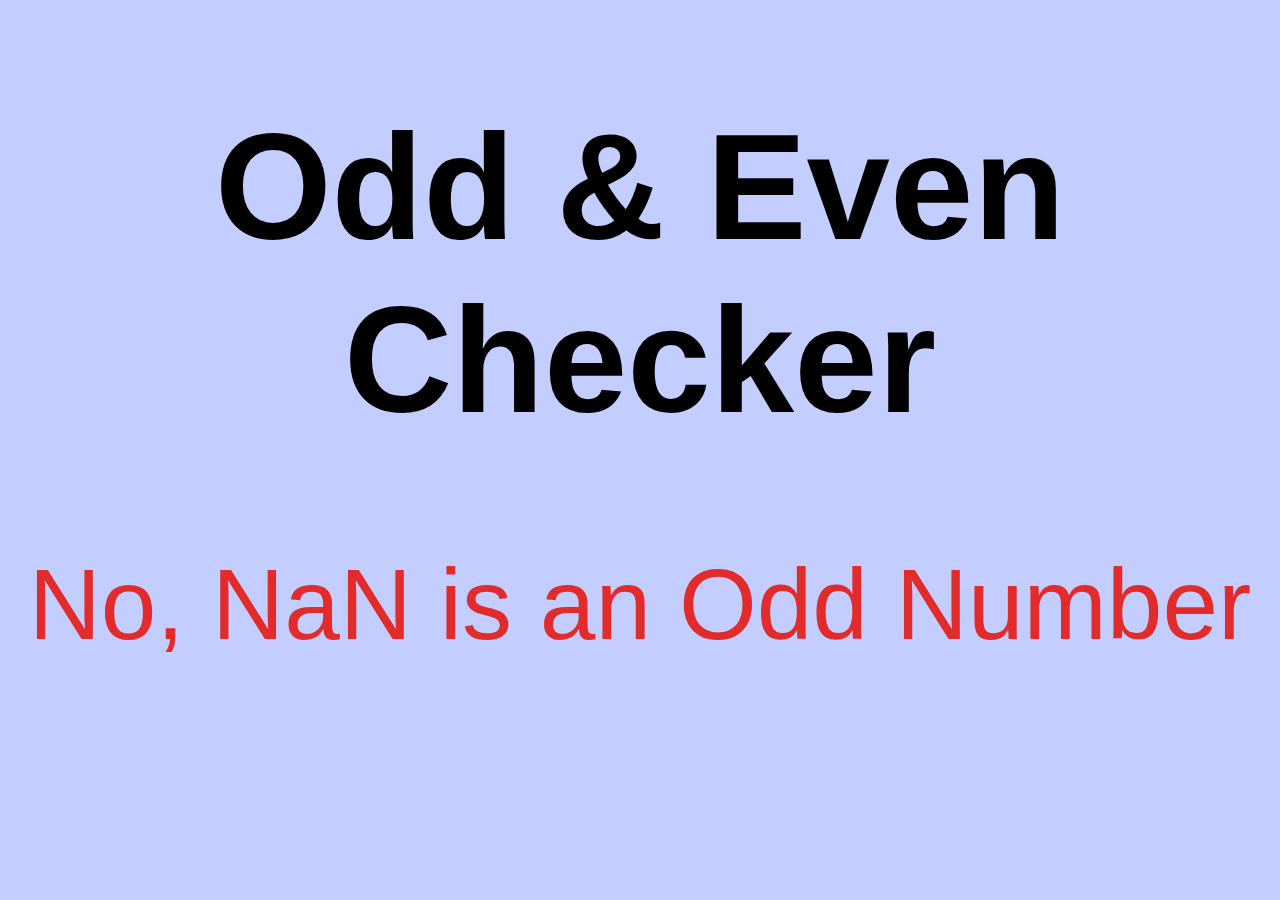
<file: Odd & Even Checker/index.html>
<!DOCTYPE html>
<html lang="en">
<head>
    <meta charset="UTF-8">
    <meta name="viewport" content="width=device-width, initial-scale=1.0">
    <title>Odd & Even Checker</title>
<style>
    *{
            background-color: rgb(196, 205, 255);
            font-size: 100px;
            text-align: center;
            font-family: Impact, Haettenschweiler, 'Arial Narrow Bold', sans-serif;
        }
        h1{
            font-size: 150px;
        }
        .js{

            color: rgb(226, 43, 43);
        }
</style>
</head>
<body>
    <h1>Odd & Even Checker</h1>
    <div class="js">

        <script src="java.js"></script>
    </div>
</body>
</html>
</file>
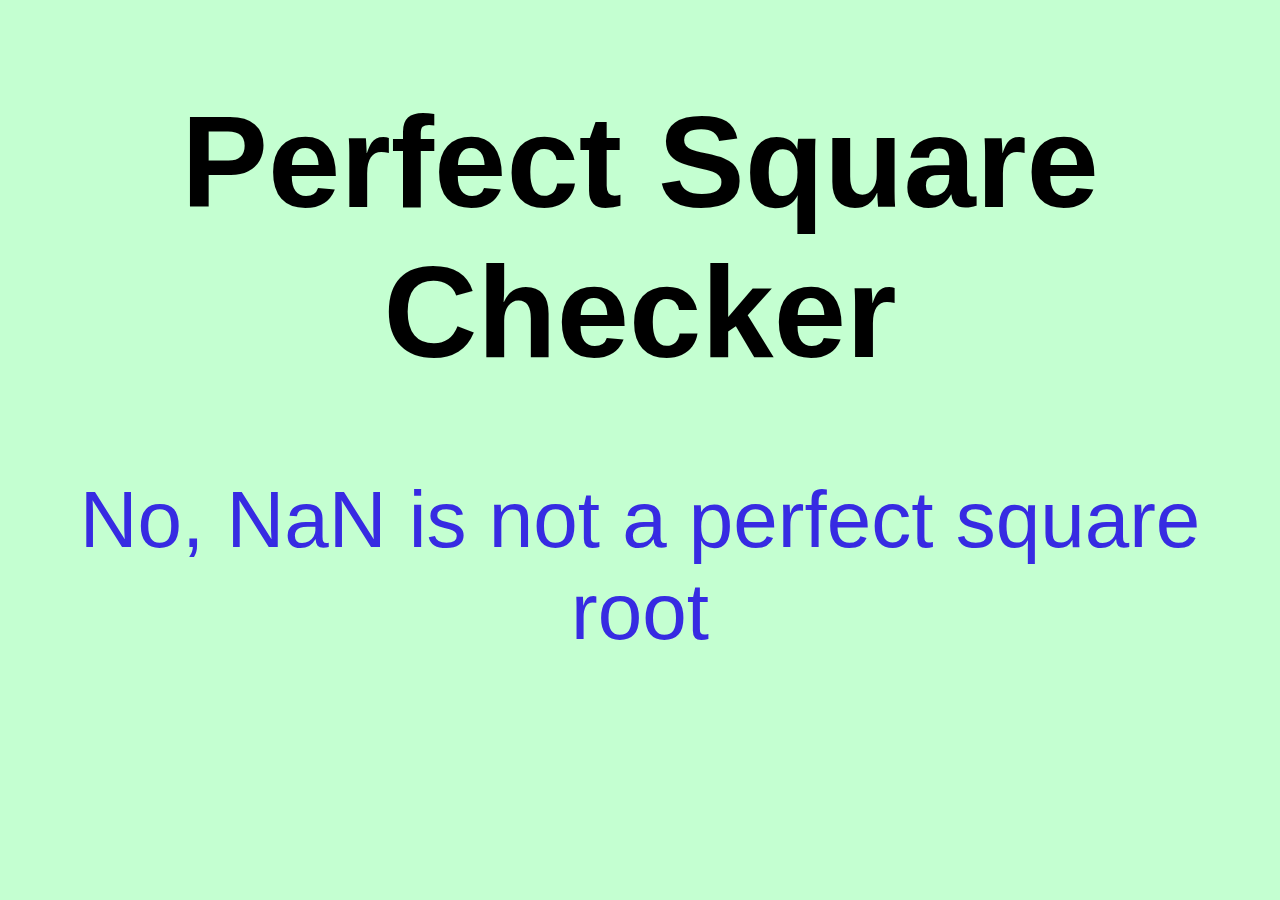
<file: perfect square checker/index.html>
<!DOCTYPE html>
<html lang="en">
<head>
    <meta charset="UTF-8">
    <meta name="viewport" content="width=device-width, initial-scale=1.0">
    <title>Document</title>
    <style>
        *{
            background-color: rgb(196, 255, 209);
            font-size: 80px;
            text-align: center;
            font-family: Impact, Haettenschweiler, 'Arial Narrow Bold', sans-serif;
        }
        h1{
            font-size: 130px;
        }
        .js{

            color: rgb(55, 43, 226);
        }
    </style>
</head>
<body>
    <h1>Perfect Square Checker</h1>
    <div class="js">
        <script src="java.js"></script>
    </div>
</body>
</html>
</file>
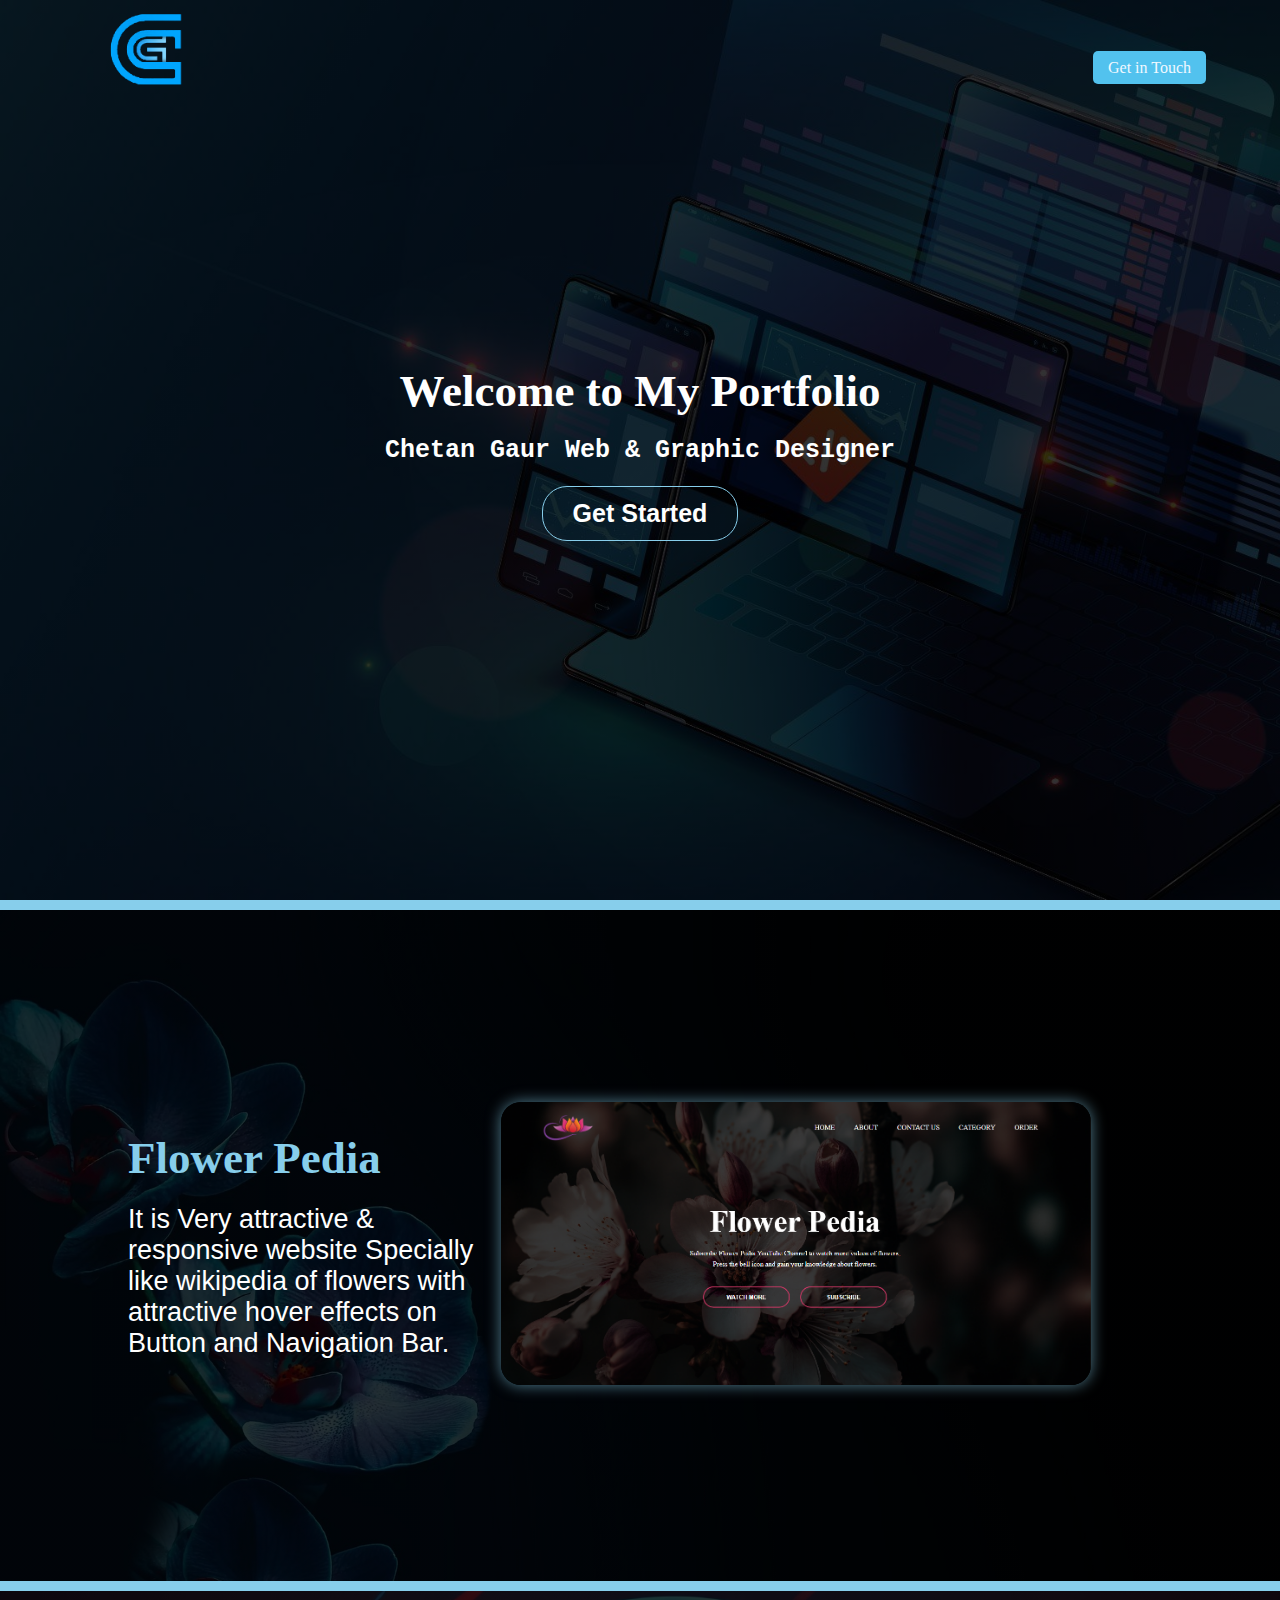
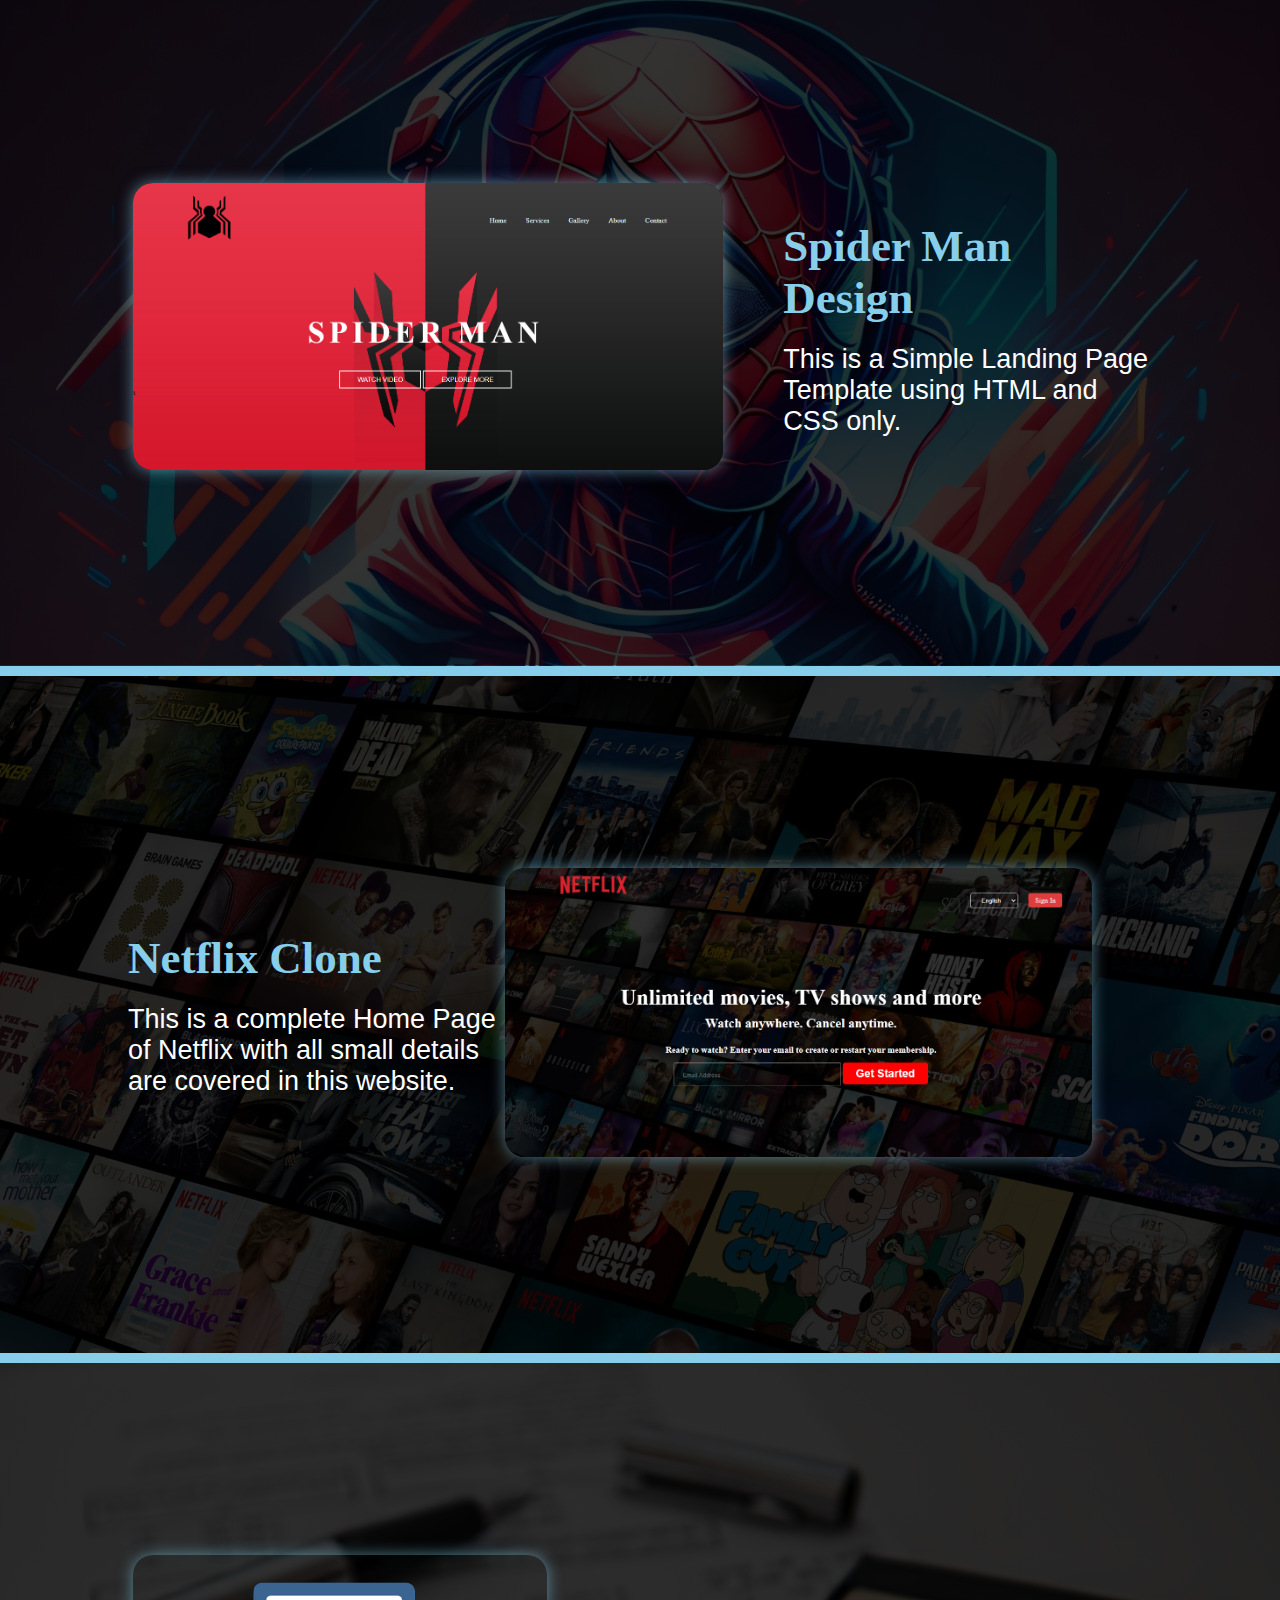
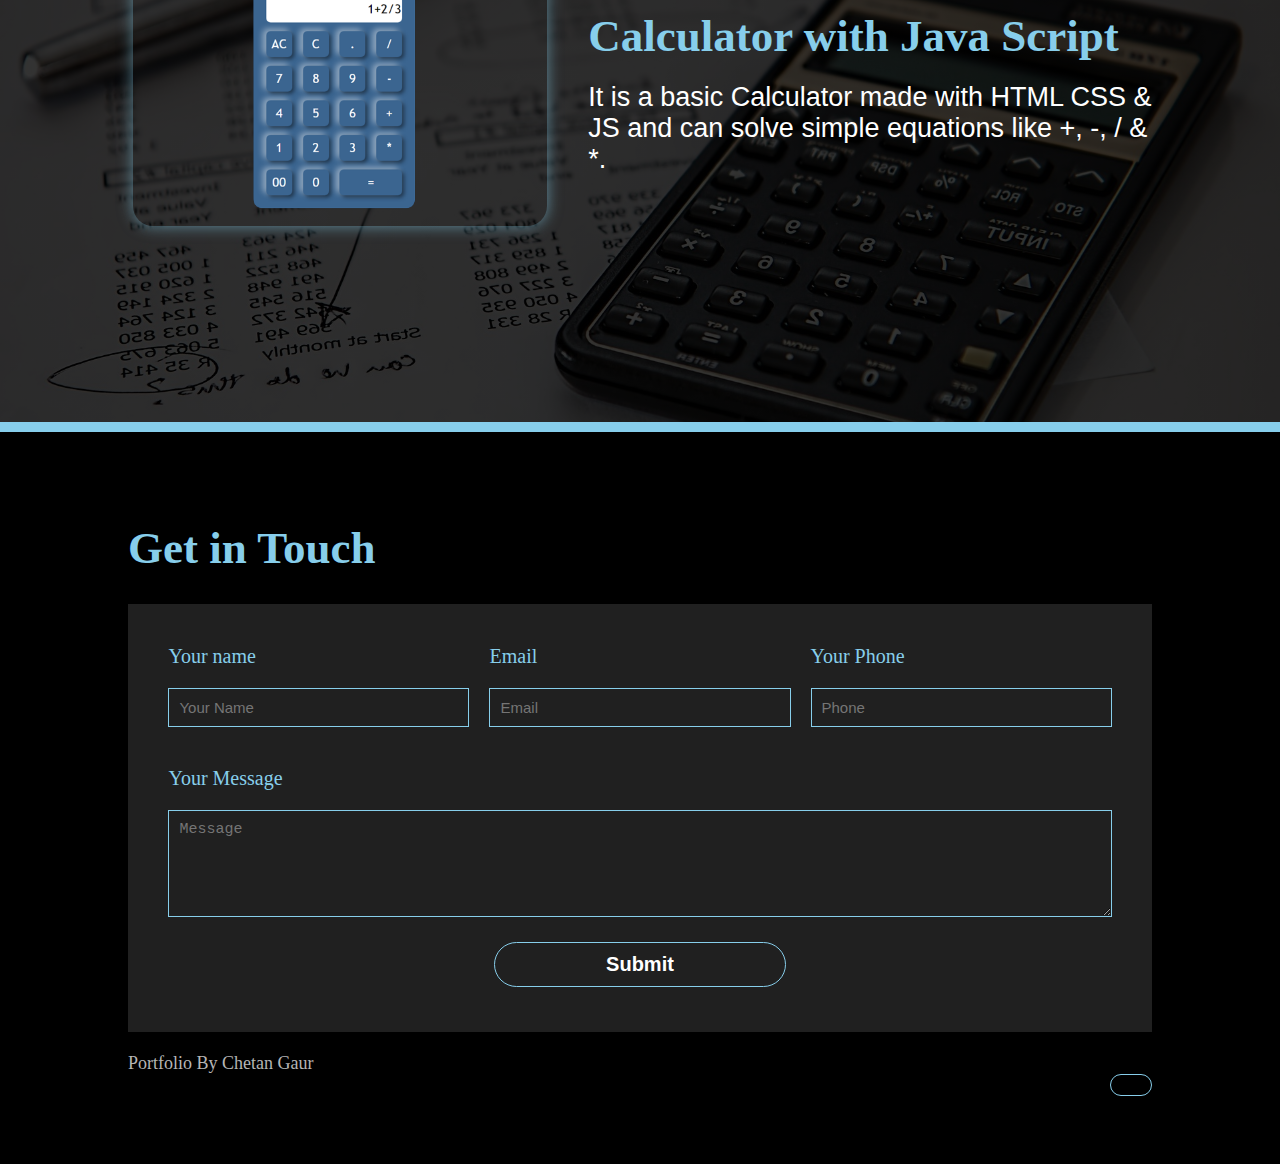
<file: PortF/index.html>
<!DOCTYPE html>
<html lang="en">

<head>
    <meta charset="UTF-8">
    <meta name="viewport" content="width=device-width, initial-scale=1.0">

    <link rel="icon" type="image/x-icon" href="images/favicon.png">
    <link rel="preconnect" href="https://fonts.googleapis.com">
    <link rel="preconnect" href="https://fonts.gstatic.com" crossorigin>
    <link href="https://fonts.googleapis.com/css2?family=Aclonica&display=swap" rel="stylesheet">
    <link rel="stylesheet" href="https://cdnjs.cloudflare.com/ajax/libs/font-awesome/6.4.0/css/all.min.css"
        integrity="sha512-iecdLmaskl7CVkqkXNQ/ZH/XLlvWZOJyj7Yy7tcenmpD1ypASozpmT/E0iPtmFIB46ZmdtAc9eNBvH0H/ZpiBw=="
        crossorigin="anonymous" referrerpolicy="no-referrer" />
    <link rel="stylesheet" href="style.css">
    <title>Chetan Gaur</title>
</head>

<body>
    <div class="pg1" id="pg1">

        <nav>
            <div class="navbar">
                <div class="logo animate left">
                    
                    <img id="logo1" src="images/logo2.png" alt="Chetan Gaur" height="150px">
                    <!-- <img id="logo2" src="images/logo.png" alt="Chetan Gaur" height="50px"> -->
                    <!-- <h1 id="logo">Chetan Gaur</h1> -->
                </div>
                <ul class="animate right">

                    <li><a onclick="document.getElementById('frm').scrollIntoView()">Get in Touch</a></li>
                </ul>
            </div>
        </nav>
        <div class="h1 animate top">
            <h1>Welcome to My Portfolio</h1>
            <h2>Chetan Gaur Web & Graphic Designer</h2>

        </div>
        <div class="searchgrp animate top">


            <input type="button" value="Get Started" class="button"
                onclick="document.getElementById('pg2').scrollIntoView()">
        </div>
    </div>



    <div class="pg2" id="pg2">
        <div class="contant animate left">
            <h1>Flower Pedia</h1>
            <p>It is Very attractive & responsive website Specially like wikipedia of flowers with attractive hover
                effects on Button and Navigation Bar.</p>
        </div>

        <a class="animate right" target="_blank" href="flowerpedia/home.html" id="flowerpedia">
            <img src="images/flowerpedia.png" alt="FLOWER PEDIA">
        </a>

    </div>
    </div>


    <div class="pg3">



        <a target="_blank" href="spiderman/Home.html" id="spiderman"> <img src="images/spiderman.png"
                alt="SPIDER MAN">
        </a>

        <div class="contant">
            <h1>Spider Man Design</h1>
            <p>This is a Simple Landing Page Template using HTML and CSS only.</p>
        </div>


    </div>


    <div class="pg4">
        <div class="contant">
            <h1>Netflix Clone</h1>
            <p>This is a complete Home Page of Netflix with all small details are covered in this website.</p>
        </div>

        <a target="_blank" href="netflix/home.html" id="netflix"><img src="images/netflix.png" alt="NETFLIX"></a>

    </div>



    <div class="pg5">

        <a target="_blank" href="Calculator with JS/Calculator.html" id="calculator"><img src="images/calculator.png"
                alt="calculator"></a>
        <div class="contant">
            <h1>Calculator with Java Script</h1>
            <p>It is a basic Calculator made with HTML CSS & JS and can solve simple equations like +, -, / & *.</p>
        </div>
    </div>









    <div class="pg7" id="pg7">


        <footer>
            <div class="uprfooter">

                <h1>Get in Touch</h1>
                <ul>
                    <li><a href="https://www.instagram.com/thechetangaur/?hl=en"><i
                                class="fa-brands fa-instagram fa-lg"></i></a></li>
                    <li><a href=""><i class="fa-brands fa-facebook fa-lg"></i></a></li>
                    <li><a href="#"><i class="fa-brands fa-pinterest fa-lg"></i></a></li>
                    <li><a href="#"><i class="fa-brands fa-whatsapp fa-lg"></i></a></li>
                    <li><a href=""><i class="fa-brands fa-linkedin fa-lg"></i></a></li>
                </ul>
            </div>
            <div class="footercontainer">
                <form id="frm" name="myForm" onsubmit="return validateForm()">
                    <label for="name">Your name</label>
                    <label for="email">Email</label>
                    <label for="number">Your Phone </label>
                    <input type="text" name="name" id="name" placeholder="Your Name" required>
                    <input type="email" name="email" id="email" placeholder="Email" required>
                    <input type="number" name="number" id="number" placeholder="Phone" required>
                    <p id="nameerror" class="error"></p>
                    <p id="nameerror" class="error"></p>
                    <p id="nameerror" class="error"></p>
                    <label for="textarea" class="message">Your Message</label>
                    <textarea type="textarea" rows="5" name="Message" class="textarea" id="textarea"
                        placeholder="Message" required></textarea>
                    <input type="submit" onclick="validateForm()" value="Submit" class="button" id="button">
                </form>
            </div>
            <p> Portfolio By Chetan Gaur</p>

            <button class="btn" onclick="document.getElementById('pg1').scrollIntoView()"><i class="fa fa-arrow-up"
                    aria-hidden="true"></i></button>
        </footer>
    </div>



    <script src="script.js"></script>
</body>

</html>
</file>
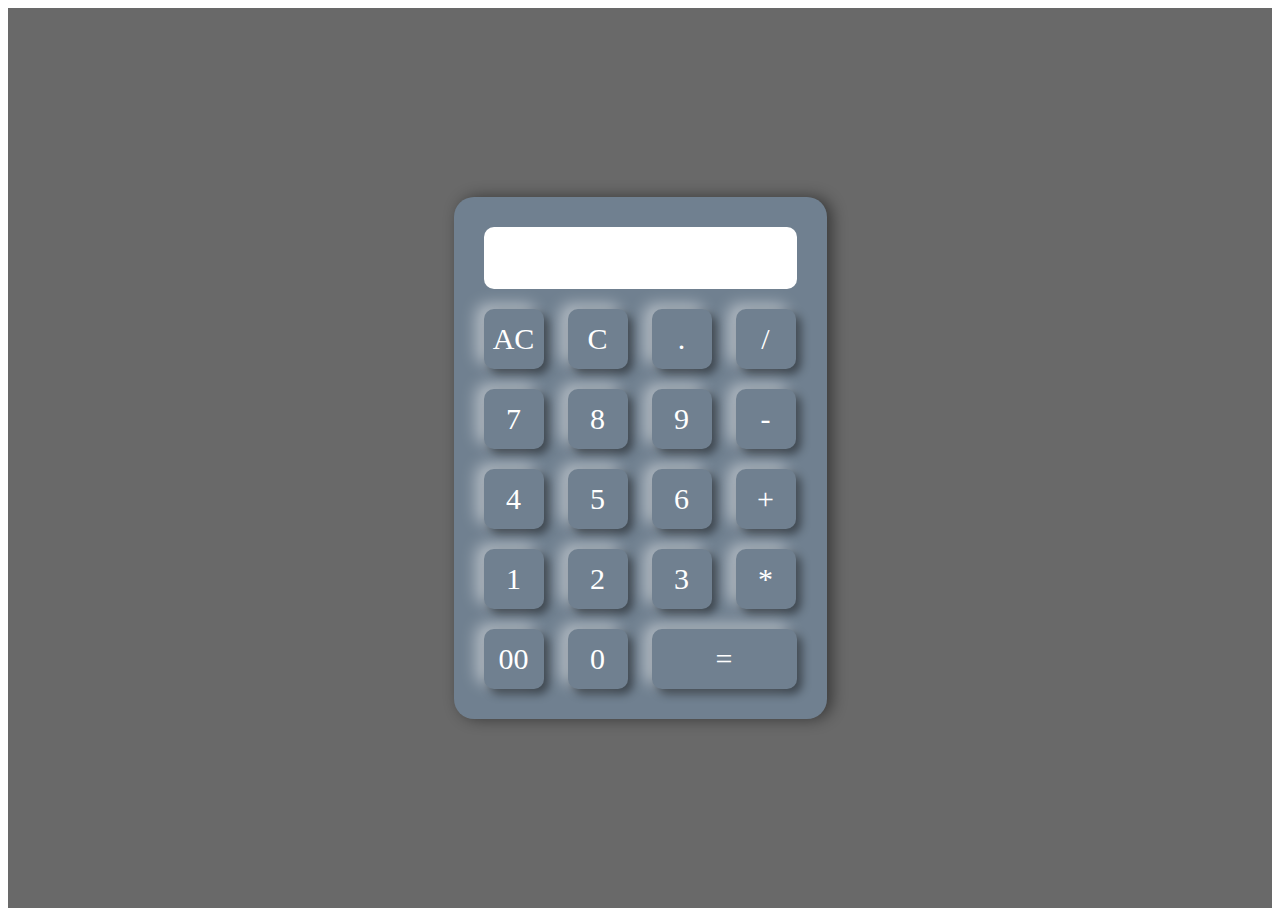
<file: Calculator with JS/Calculator.html>
<!DOCTYPE html>
<html lang="en">

<head>
    <meta charset="UTF-8">
    <meta name="viewport" content="width=device-width, initial-scale=1.0">
    <link rel="stylesheet" href="style.css">
    <title>Calculator</title>
</head>

<body>
    <div class="container">
        <div class="calculator">
            <form>
                <div class="display">
                    <input type="text" name="display">
                </div>
                <div>
                    <input type="button" value="AC" onclick="display.value = '' ">
                    <input type="button" value="C" onclick="display.value = display.value.toString().slice(0,-1)">
                    <input type="button" value="." onclick="display.value += '.'">
                    <input type="button" value="/" onclick="display.value += '/'">
                </div>
                <div>
                    <input type="button" value="7" onclick="display.value += '7' ">
                    <input type="button" value="8" onclick="display.value += '8' ">
                    <input type="button" value="9" onclick="display.value += '9'">
                    <input type="button" value="-" onclick="display.value += '-'">
                </div>
                <div>
                    <input type="button" value="4" onclick="display.value += '4' ">
                    <input type="button" value="5" onclick="display.value += '5'">
                    <input type="button" value="6" onclick="display.value += '6'">
                    <input type="button" value="+" onclick="display.value += '+'">
                </div>
                <div>
                    <input type="button" value="1" onclick="display.value += '1' ">
                    <input type="button" value="2" onclick="display.value += '2'">
                    <input type="button" value="3" onclick="display.value += '3'">
                    <input type="button" value="*" onclick="display.value += '*'">
                </div>
                <div>
                    <input type="button" value="00" onclick="display.value += '00' ">
                    <input type="button" value="0" onclick="display.value += '0'">
                    <input type="button" value="=" class="equal" onclick="display.value = eval(display.value)">
                </div>
            </form>
        </div>
    </div>
</body>

</html>
</file>
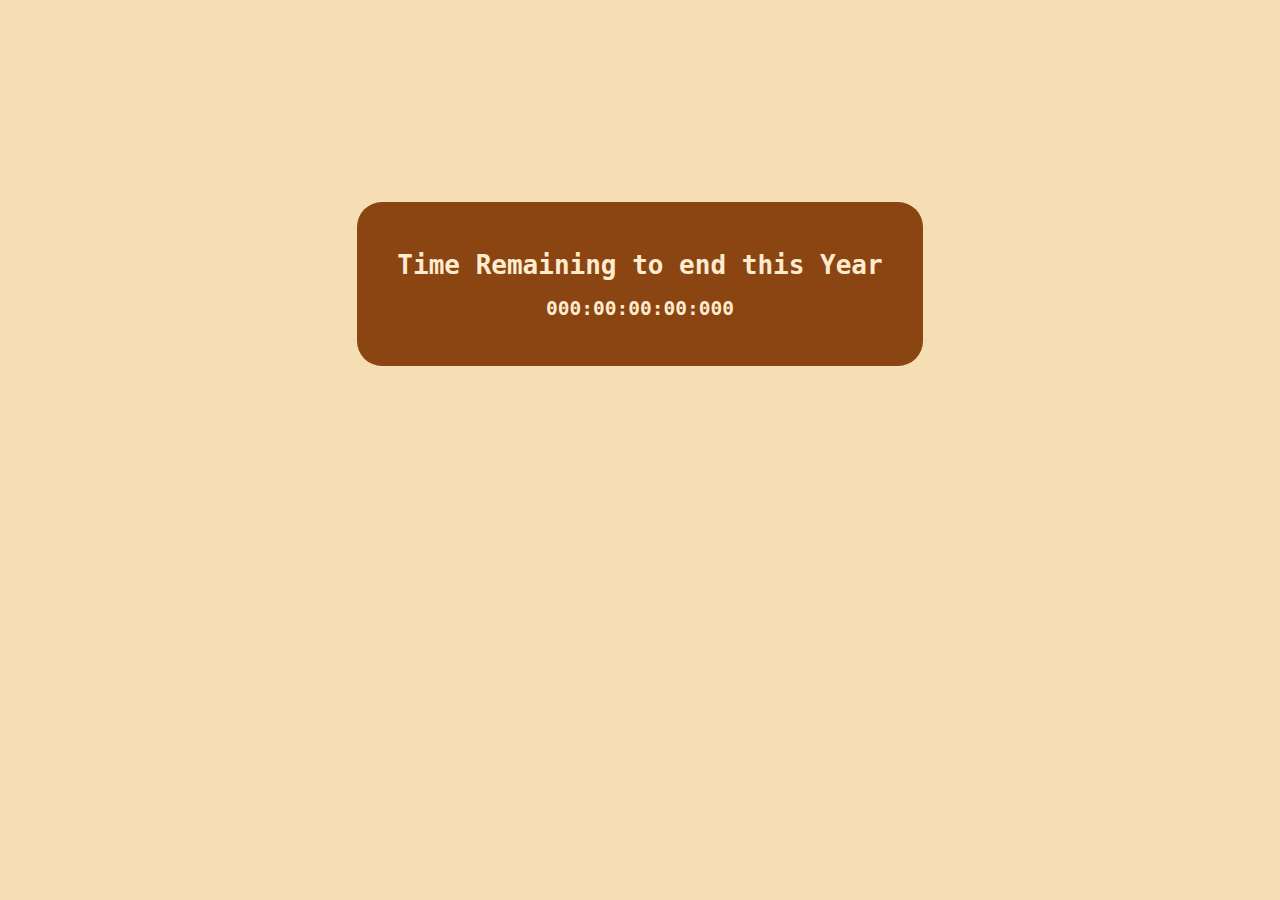
<file: reverse clock/reverse clock.html>
<!DOCTYPE html>
<html lang="en">
<head>
    <meta charset="UTF-8">
    <meta name="viewport" content="width=device-width, initial-scale=1.0">
<link rel="stylesheet" href="style.css">
    <title>Clock</title>
   
</head>
<body>
    <div class="clock">
        <h1 id="h1">Time Remaining to end this Year</h1>
        <h2 id="h2">000:00:00:00:000</h2>
    </div>

    
    <script src="script.js"></script>
</body>

</html>
</file>
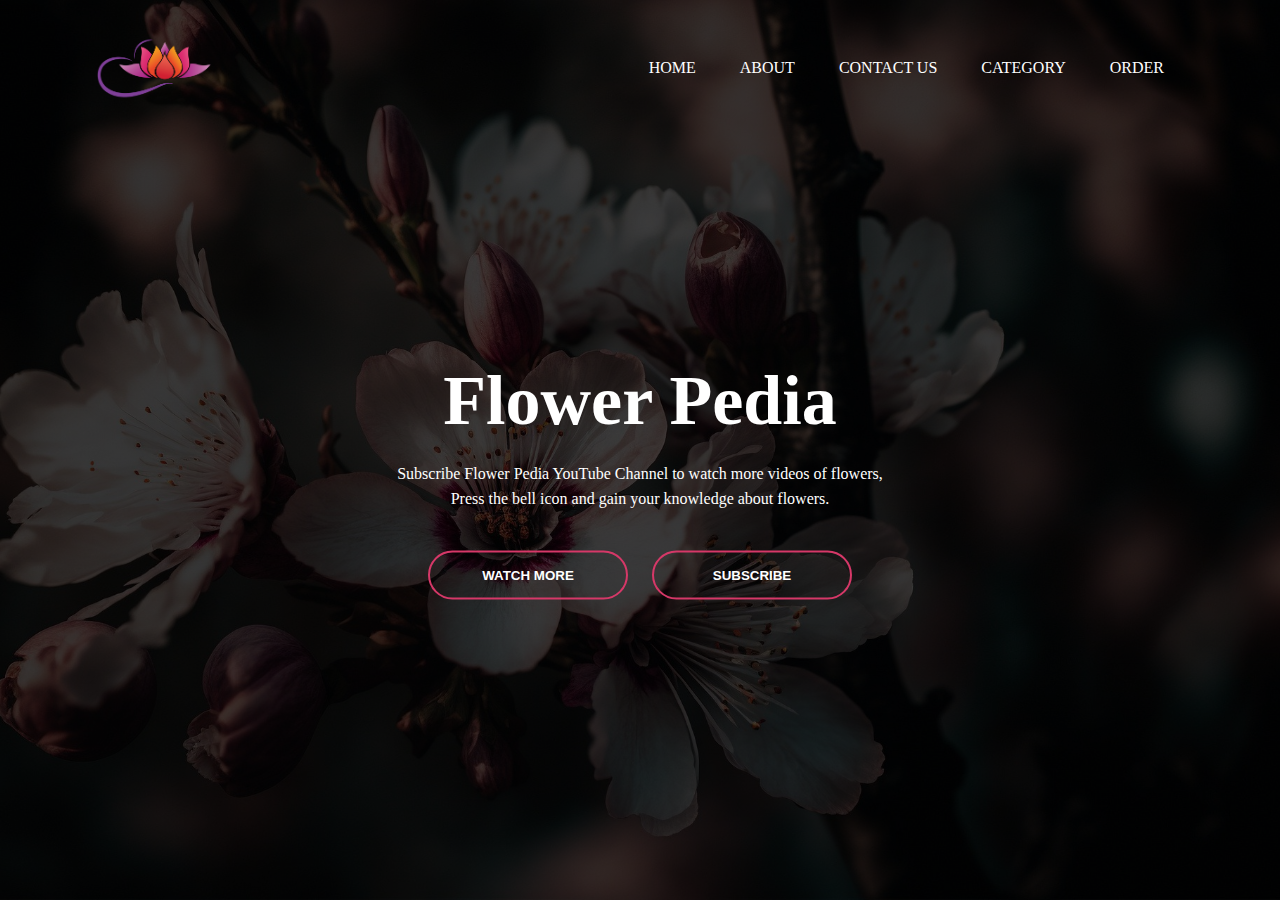
<file: PortF/flowerpedia/home.html>
<!DOCTYPE html>
<html lang="en">

<head>
    <meta charset="UTF-8">
    <meta http-equiv="X-UA-Compatible" content="IE=edge">
    <meta name="viewport" content="width=device-width, initial-scale=1.0">
    <link rel="stylesheet" href="style.css">
    
    <title>Flower Pedia</title>
    <style>
        /* * {
            margin: 0%;
            padding: 0px;
        }

        .bg {
            width: 100%;
            height: 100vh;
            background-image: linear-gradient(rgba(0, 0, 0, 0.75), rgba(0, 0, 0, 0.75)), url(flower.jpg);
            background-size: cover;
            background-position: center;
        }
        
        .logo {
            width: 300px;
            height: 150px;
            cursor: pointer;
        }
        
        .navbar {
            width: 85%;
            text-decoration: none; 
        }
        
        .ul,
        li {
            flex: auto;
            float: right;
            margin-top: -100px;
            background-color: blue;
        } */
       
    </style>
</head>

<body>
    <!-- <div class="bg">
        <div class="banner">

            <div class="navbar">
                <img class="logo" src="logo.png" alt="logo">           
                <ul>
                    <li><a href="#">Home</a></li>
                    <li><a href="#">About</a></li>
                    <li><a href="#">Contact Us</a></li>
                    <li><a href="#">Category</a></li>
                    <li><a href="#">Order</a></li>
                </ul>
            </div>
        </div>
    </div> -->
    <div class="banner">
        <div class="navbar">
            <img class="logo" src="logo.png" alt="logo">
            <ul>
                <li><a href="#">Home</a></li>
                <li><a href="#">About</a></li>
                <li><a href="#">Contact Us</a></li>
                <li><a href="#">Category</a></li>
                <li><a href="#">Order</a></li>
            </ul>
        </div>
        <div class="content">
            <h1>Flower Pedia</h1>
            <p>Subscribe Flower Pedia YouTube Channel to watch more videos of flowers,<br>Press the bell icon and gain
                your knowledge about flowers.</p>
            <div>
                <button type="button"><span></span>WATCH MORE</button>
                <button type="button"><span></span>SUBSCRIBE</button>
            </div>
        </div>
    </div>
</body>

</html>
</file>
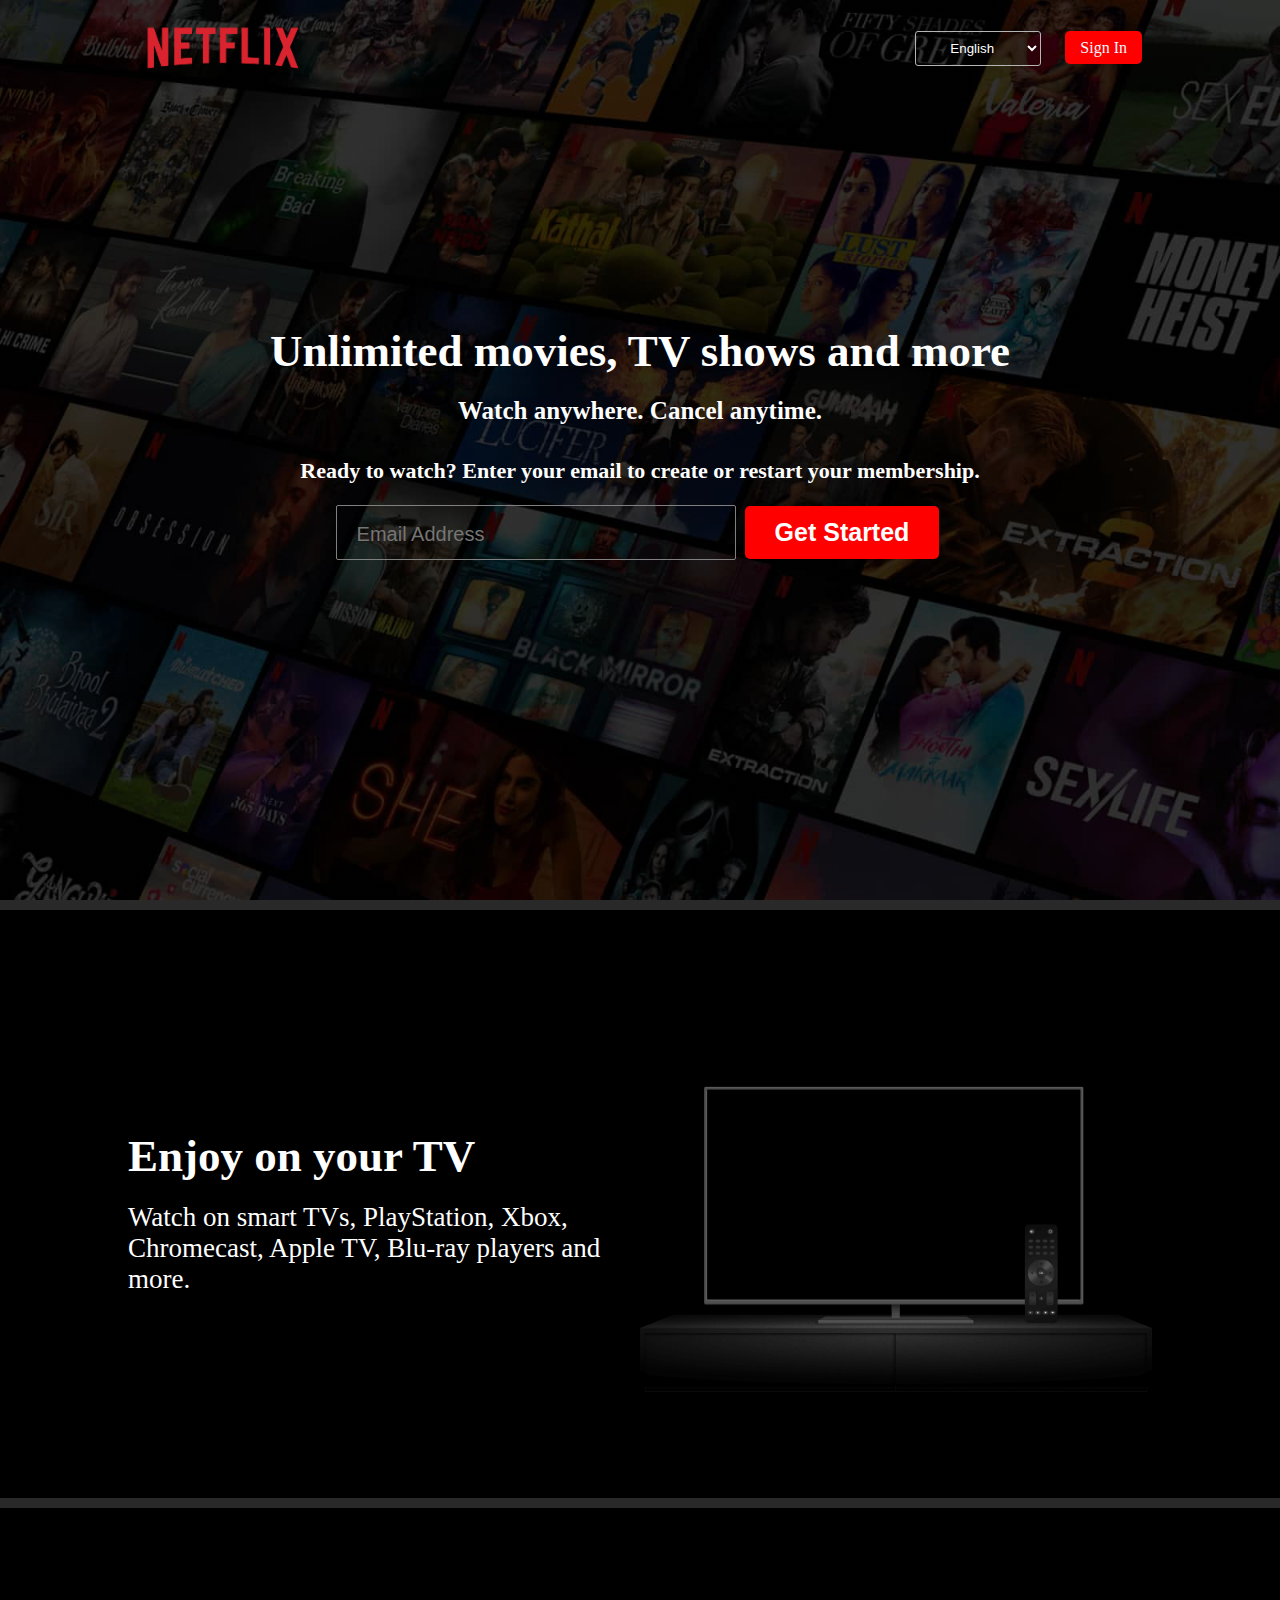
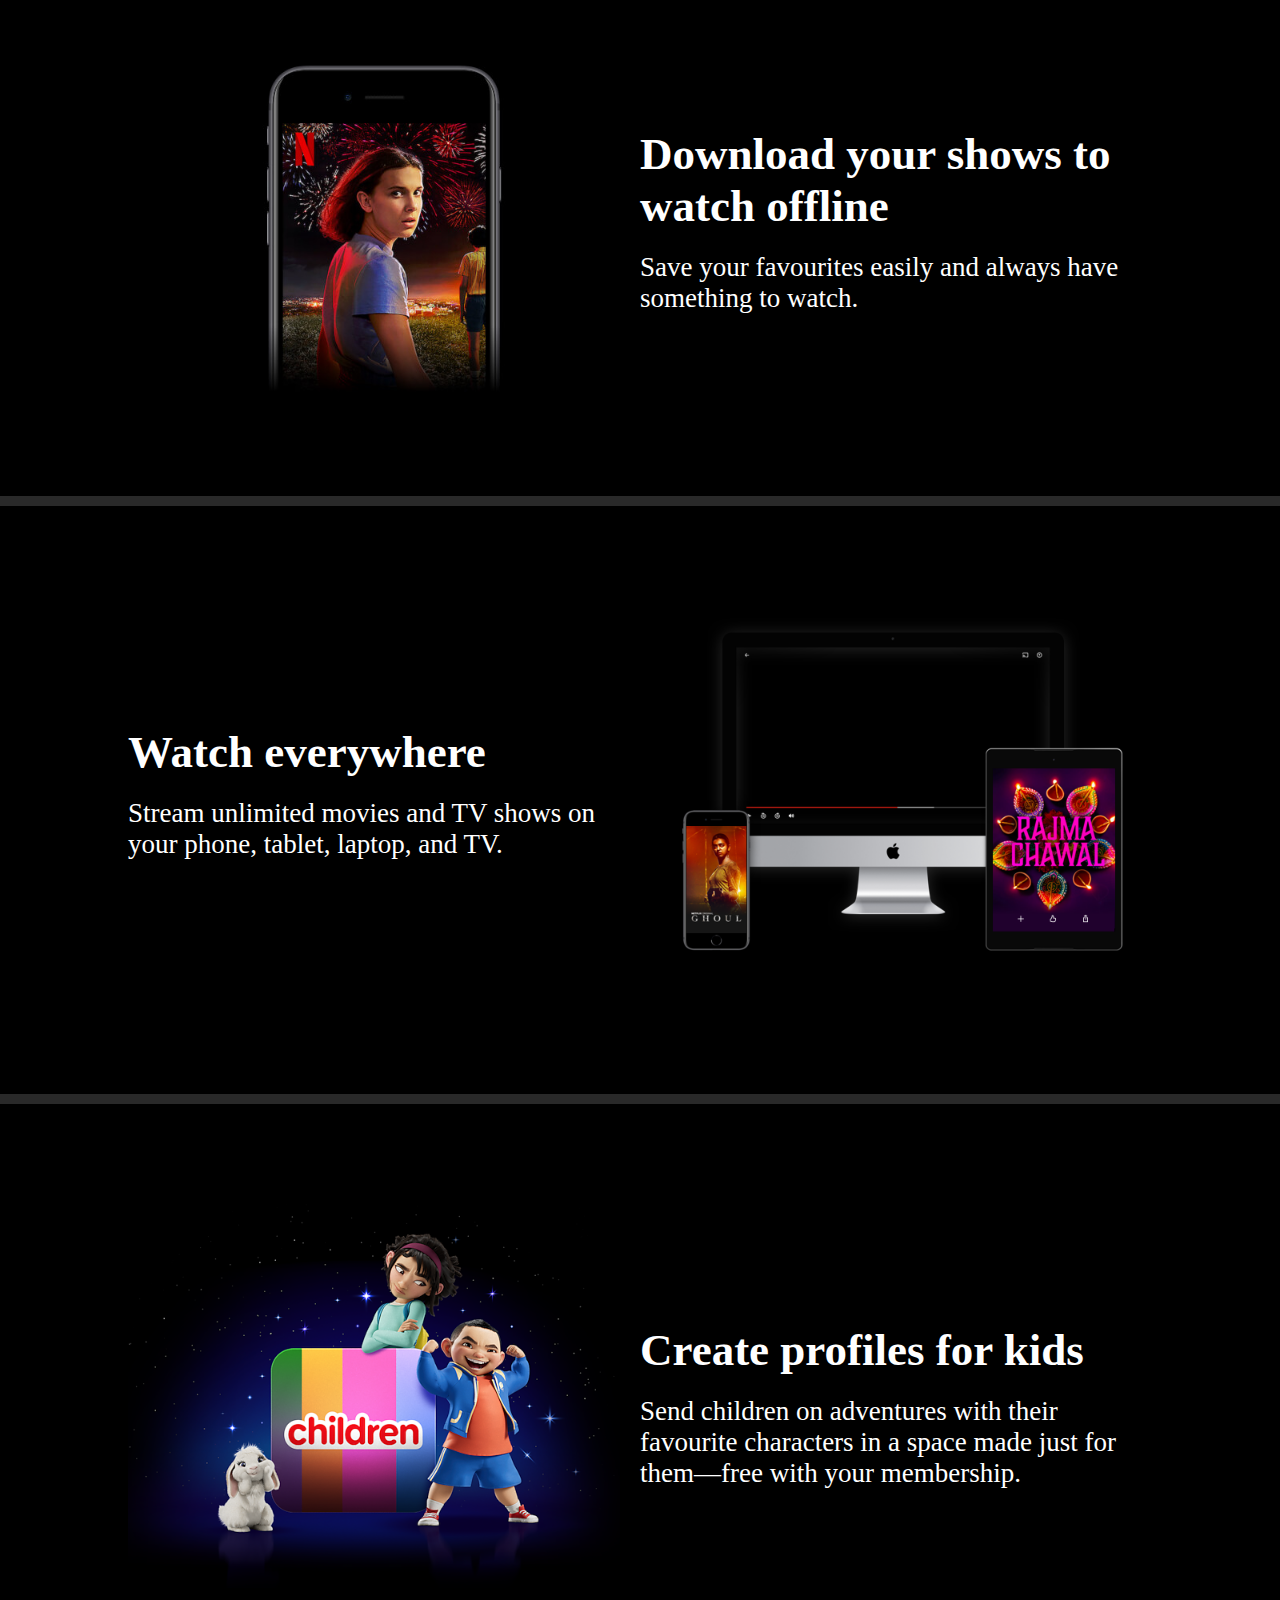
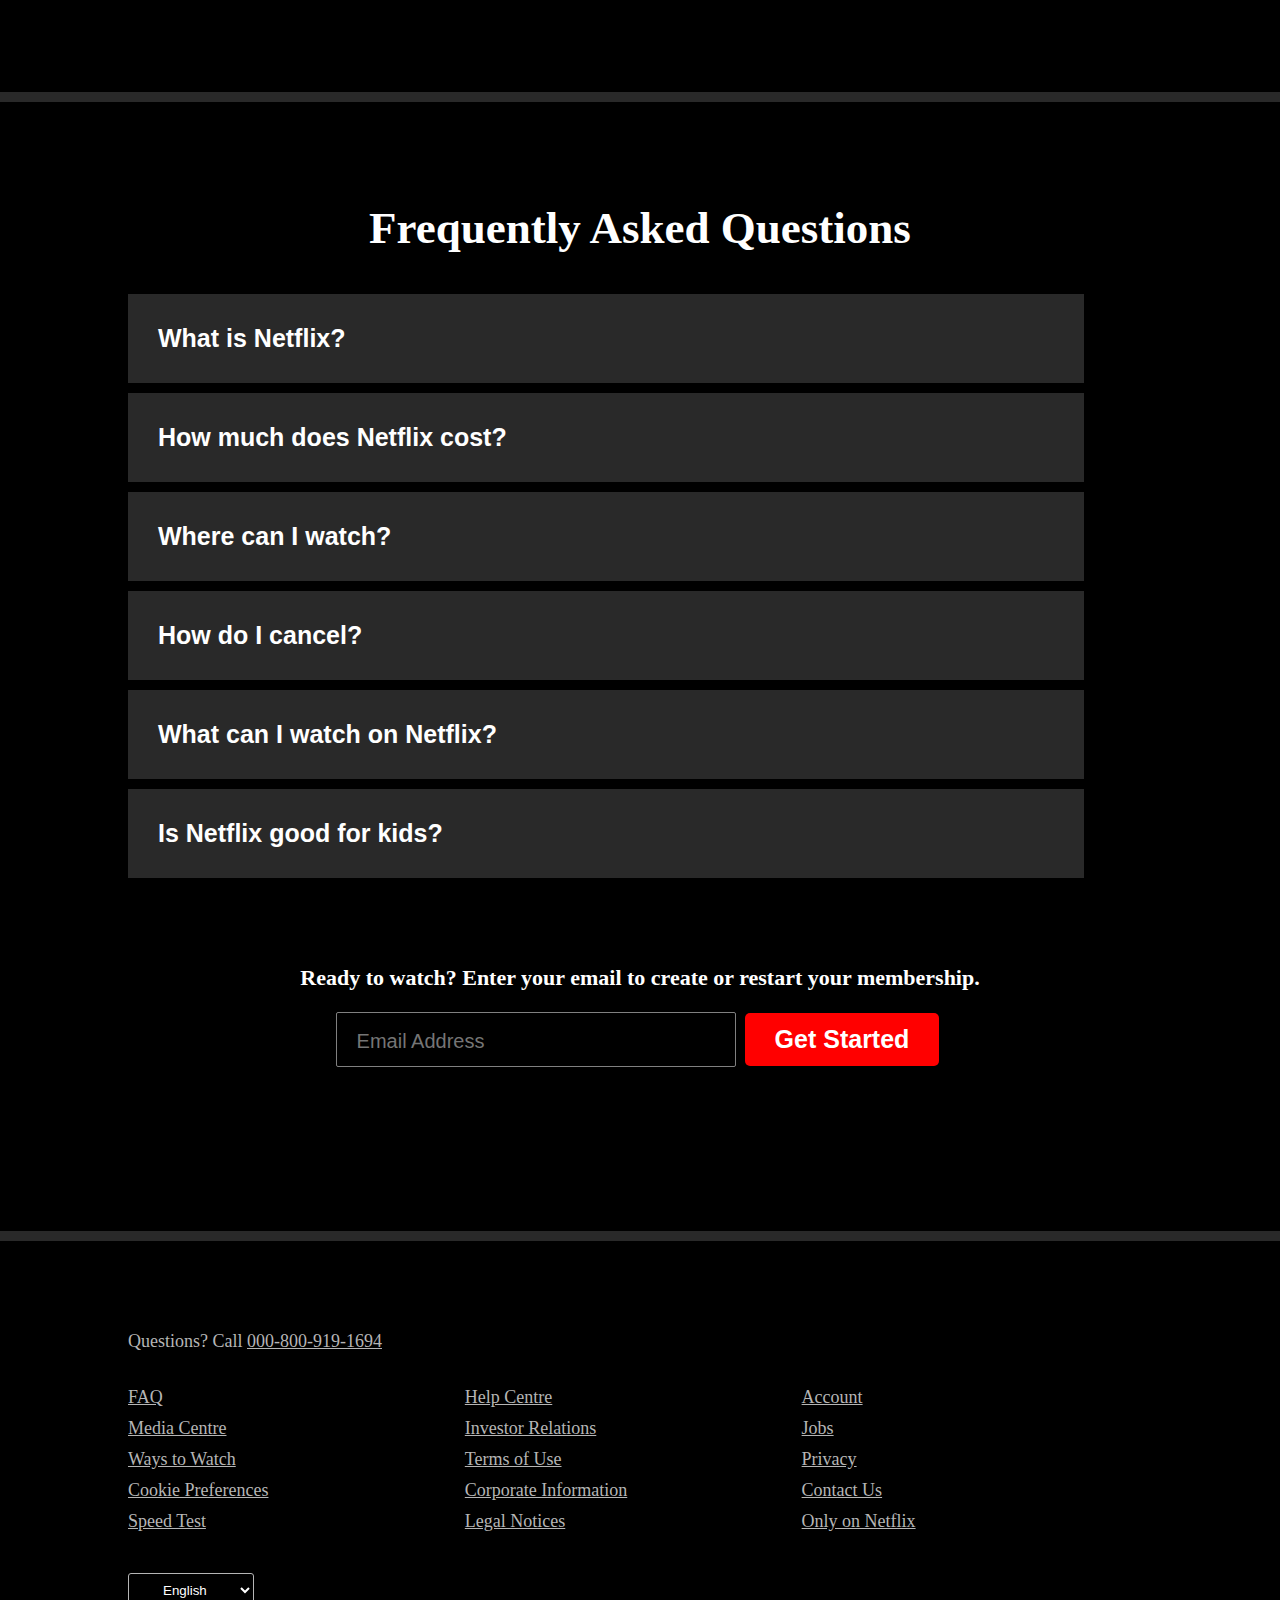
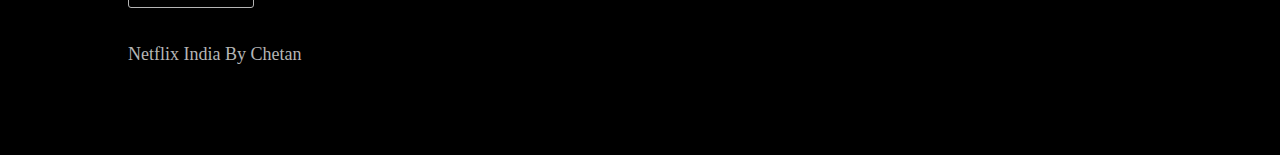
<file: PortF/netflix/home.html>
<!DOCTYPE html>
<html lang="en">

<head>
    <meta charset="UTF-8">
    <meta name="viewport" content="width=device-width, initial-scale=1.0">
    <link rel="stylesheet" href="https://cdnjs.cloudflare.com/ajax/libs/font-awesome/6.4.0/css/all.min.css"
        integrity="sha512-iecdLmaskl7CVkqkXNQ/ZH/XLlvWZOJyj7Yy7tcenmpD1ypASozpmT/E0iPtmFIB46ZmdtAc9eNBvH0H/ZpiBw=="
        crossorigin="anonymous" referrerpolicy="no-referrer" />
    <link rel="stylesheet" href="style.css">
    <title>Netflix</title>
</head>

<body>
    <div class="pg1">

        <nav>
            <div class="navbar">
                <img src="logo.png" alt="LOGO" id="logo">
                <ul>
                    <li><select name="lang" id="lang">
                            <i class='fas fa-globe-americas'></i>
                            <option value="English"><i class='fas fa-globe-americas'></i>English</option>
                            <option value="Hindi">हिंदी</option>
                        </select></li>
                    <li><a href="#">Sign In</a></li>
                </ul>
            </div>
        </nav>
        <div class="h1">
            <h1>Unlimited movies, TV shows and more</h1>
            <h2>Watch anywhere. Cancel anytime.</h2>
            <h3>Ready to watch? Enter your email to create or restart your membership.</h3>
        </div>
        <div class="searchgrp">

            <input type="search" placeholder="Email Address" class="search">
            <input type="button" value="Get Started" class="button">
        </div>
    </div>



    <div class="pg2">
        <div class="contant">
            <h1>Enjoy on your TV</h1>
            <p>Watch on smart TVs, PlayStation, Xbox, Chromecast, Apple TV, Blu-ray players and more.</p>
        </div>

        <div class="img">
            <img src="tv.png" alt="">
        </div>
    </div>


    <div class="pg3">

        <div class="img">
            <img src="pg3.jpg" alt="">
        </div>
        <div class="contant">
            <h1>Download your shows to watch offline</h1>
            <p>Save your favourites easily and always have something to watch.</p>
        </div>


    </div>


    <div class="pg4">
        <div class="contant">
            <h1>Watch everywhere</h1>
            <p>Stream unlimited movies and TV shows on your phone, tablet, laptop, and TV.</p>
        </div>

        <div class="img">
            <img src="pg4.png" alt="">
        </div>
    </div>



    <div class="pg5">

        <div class="img">
            <img src="pg5.png" alt="">
        </div>
        <div class="contant">
            <h1>Create profiles for kids</h1>
            <p>Send children on adventures with their favourite characters in a space made just for them—free with your
                membership.</p>
        </div>
    </div>



    <div class="pg6">
        <h1 style="text-align: center;">Frequently Asked Questions</h1>
        <div class="grp">
            <div class="grp1">

                <h2 id="head1" onclick="fun1()">What is Netflix?</h2>
                <p id="para1">Netflix is a streaming service that offers a wide variety of award-winning TV
                    shows, movies, anime, documentaries and more – on thousands of internet-connected devices.<br><br>

                    You can watch as much as you want, whenever you want, without a single ad – all for one low monthly
                    price. There's always something new to discover, and new TV shows and movies are added every week!
                </p>
            </div>

            <div class="grp1">

                <h2 id="head2" onclick="fun2()">How much does Netflix cost?</h2>
                <p id="para2">Watch Netflix on your smartphone, tablet, Smart TV, laptop, or streaming device,
                    all for one fixed monthly fee. Plans range from ₹ 149 to ₹ 649 a month. No extra costs, no
                    contracts.
                </p>
            </div>
            <div class="grp1">

                <h2 id="head3" onclick="fun3()">Where can I watch?</h2>
                <p id="para3">Watch anywhere, anytime. Sign in with your Netflix account to watch instantly
                    on
                    the web at netflix.com from your personal computer or on any internet-connected device that offers
                    the
                    Netflix app, including smart TVs, smartphones, tablets, streaming media players and game consoles.
                    <br><br>

                    You can also download your favourite shows with the iOS, Android, or Windows 10 app. Use downloads
                    to
                    watch while you're on the go and without an internet connection. Take Netflix with you anywhere.
                </p>
            </div>
            <div class="grp1">

                <h2 id="head4" onclick="fun4()">How do I cancel?</h2>
                <p id="para4">Netflix is flexible. There are no annoying contracts and no commitments. You can easily
                    cancel your account online in two clicks. There are no cancellation fees – start or stop your
                    account anytime.</p>
            </div>
            <div class="grp1">

                <h2 id="head5" onclick="fun5()">What can I watch on Netflix?</h2>
                <p id="para5">Netflix has an extensive library of feature films, documentaries, TV shows, anime,
                    award-winning Netflix originals, and more. Watch as much as you want, anytime you want.</p>
            </div>
            <div class="grp1">

                <h2 id="head6" onclick="fun6()">Is Netflix good for kids?</h2>
                <p id="para6">The Netflix Kids experience is included in your membership to give parents control while
                    kids enjoy family-friendly TV shows and films in their own space. <br><br>

                    Kids profiles come with PIN-protected parental controls that let you restrict the maturity rating of
                    content kids can watch and block specific titles you don’t want kids to see.</p>
            </div>

        </div>
        <div class="searchbar" style="padding: 60px;">

            <div class="h1" style="margin: 0;">
                <h3>Ready to watch? Enter your email to create or restart your membership.</h3>
            </div>
            <div class="searchgrp">

                <input type="search" placeholder="Email Address" class="search">
                <input type="button" value="Get Started" class="button">
            </div>

        </div>


    </div>





    <div class="pg7">
        <footer>
            <p>Questions? Call <a style="color: #b5b5b5;" href="#">000-800-919-1694</a></p>

            <div class="footer">
                <ul>
                    <li><a href="#">FAQ</a></li>
                    <li><a href="#">Help Centre</a></li>
                    <li><a href="#">Account</a></li>
                    <li><a href="#">Media Centre</a></li>
                    <li><a href="#">Investor Relations</a></li>
                    <li><a href="#">Jobs</a></li>
                    <li><a href="#">Ways to Watch</a></li>
                    <li><a href="#">Terms of Use</a></li>
                    <li><a href="#">Privacy</a></li>
                    <li><a href="#">Cookie Preferences</a></li>
                    <li><a href="#">Corporate Information</a></li>
                    <li><a href="#">Contact Us</a></li>
                    <li><a href="#">Speed Test</a></li>
                    <li><a href="#">Legal Notices</a></li>
                    <li><a href="#">Only on Netflix</a></li>
         
                </ul>

                <select style="margin: 4vh 0;" name="lang" id="lang">
                    <i class='fas fa-globe-americas'></i>
                    <option value="English"><i class='fas fa-globe-americas'></i>English</option>
                    <option value="Hindi">हिंदी</option>
                </select>
                <p> Netflix India By Chetan</p>
            </div>


        </footer>



    </div>



    <script>

        ch = 1
        function fun1() {
            var h = document.getElementById("head1")
            var p = document.getElementById("para1")

            if (ch == 1) {
                p.style.display = "none"
                p.style.transition = ".5s"
                ch = 2
            }
            else {
                p.style.display = "block"
                p.style.transition = ".5s"
                ch = 1
            }
        }

        function fun2() {
            var h = document.getElementById("head2")
            var p = document.getElementById("para2")

            if (ch == 1) {
                p.style.display = "none"
                p.style.transition = ".5s"
                ch = 2
            }
            else {
                p.style.display = "block"
                p.style.transition = ".5s"
                ch = 1
            }
        }
        function fun3() {
            var h = document.getElementById("head3")
            var p = document.getElementById("para3")

            if (ch == 1) {
                p.style.display = "none"
                p.style.transition = ".5s"
                ch = 2
            }
            else {
                p.style.display = "block"
                p.style.transition = ".5s"
                ch = 1
            }
        }
        function fun4() {
            var h = document.getElementById("head4")
            var p = document.getElementById("para4")

            if (ch == 1) {
                p.style.display = "none"
                p.style.transition = ".5s"
                ch = 2
            }
            else {
                p.style.display = "block"
                p.style.transition = ".5s"
                ch = 1
            }
        }
        function fun5() {
            var h = document.getElementById("head5")
            var p = document.getElementById("para5")

            if (ch == 1) {
                p.style.display = "none"
                p.style.transition = ".5s"
                ch = 2
            }
            else {
                p.style.display = "block"
                p.style.transition = ".5s"
                ch = 1
            }
        }
        function fun6() {
            var h = document.getElementById("head6")
            var p = document.getElementById("para6")

            if (ch == 1) {
                p.style.display = "none"
                p.style.transition = ".5s"
                ch = 2
            }
            else {
                p.style.display = "block"
                p.style.transition = ".5s"
                ch = 1
            }
        }
    </script>
</body>

</html>
</file>
<file: PortF/style.css>
* {
    margin: 0;
    /* transition: .5s; */
    text-decoration: none;
}

html {
    scroll-behavior: smooth;
}

::-webkit-scrollbar {
    width: 5px;
    background-color: black;
    transition: .5s;

}

::-webkit-scrollbar-thumb {
    background-image: linear-gradient(rgb(0, 173, 242), rgba(0, 183, 255, 0.798), rgb(0, 173, 242));
    /* background-color: skyblue; */
    border-radius: 25px;

}

::-webkit-scrollbar-thumb:hover {
    background-image: linear-gradient(skyblue, rgb(0, 173, 242));

    /* background-color: rgb(60, 185, 235); */
}

::-webkit-scrollbar-thumb:active {
    background-color: skyblue;
}

/* ::-webkit-scrollbar:hover{
    width: 10px;
   
} */

.pg1 {
    padding: 5% auto;

    margin: 0;
    width: auto;
    height: 100vh;
    background-image: linear-gradient(rgba(0, 0, 0, 0.8), rgba(0, 0, 0, 0.8)), url(images/bg.jpg);
    background-size: cover;
    background-repeat: no-repeat;
}


.navbar {
    height: 100px;
    width: 90%;
    margin: auto;
    padding: 18px 0;
    display: flex;
    align-items: center;
    justify-content: space-between;
}

.navbar ul li {
    list-style: none;
    display: inline;
    align-items: center;
}

.navbar ul li a {
    text-decoration: none;
    padding: 8px 15px;
    background-color: rgb(82, 194, 238);
    color: aliceblue;
    border-radius: 5px;
    border: none;
    margin: 10px;
    cursor: pointer;
}

.navbar ul li a:hover {
    background-color: rgb(44, 170, 237);
}


#logo1{
    cursor: pointer;
    transition: .5s;
}



#logo1:hover{
    transform: scale(1.2);
}

.h1 {
    color: white;
    text-align: center;
    margin-top: 25vh;
    line-height: 60px;
}

h1 {
    font-family: 'arial black';
    font-size: 45px;
}

h2 {
    font-size: 25px;
    font-family: monospace;
}

h3 {
    font-size: 22px;
    font-family: "calibri light";
}

.searchgrp {
    /* display: flex; */
    text-align: center;
    /*height:200px;
    width:600px;*/
    align-items: center;
}



.button {
    margin: 5px;

    border-radius: 25px;
    font-weight: bold;
    font-size: 25px;
    text-align: center;
    color: white;
    background-color: transparent;
    transition: .5s;
    border: 1px solid skyblue;
    padding: 12px 30px;
    cursor: pointer;
}

.button:hover {
    background-color: rgb(44, 170, 237);
    border: none;

}

.pg2 {
    /* border-top: 10px solid rgb(41, 41, 41); */
    background-image: linear-gradient(rgba(0, 0, 0, 0.8), rgba(0, 0, 0, 0.8)), url(images/flowerpediabg.jpg);
    background-size: cover;
    background-repeat: no-repeat;
    border-top: 10px solid skyblue;

    height: 100%;
    width: auto;
    background-color: rgb(0, 0, 0);
    padding: 15% 10%;



    /* float: left; */
    display: flex;
    align-items: center;
    justify-content: space-between;
}








a img {
    width: 90%;
    height: auto;
    border-radius: 20px;
    margin: 0 5px;
    box-shadow: 0px 0px 15px rgba(135, 207, 235, 0.6);

}


a img:hover {
    width: 100%;
    transition: .5s;
    box-shadow: 0px 0px 50px skyblue;


}









.contant {
    /* padding-top: 120px; */
    width: 60vw;

    /* text-align: center; */
    /* display: inline; */
    color: white;
}

.contant h1 {

    color: skyblue;
    font-size: 45px;
    font-weight: bold;

}

.contant p {
    font-family: 'Gill Sans', 'Gill Sans MT', Calibri, 'Trebuchet MS', sans-serif;
    margin-top: 20px;
    font-size: 27px;
}


.pg3 {
    background-image: linear-gradient(rgba(0, 0, 0, 0.8), rgba(0, 0, 0, 0.8)), url(images/spidermanbg.jpg);
    background-size: cover;
    background-position: center;
    background-repeat: no-repeat;
    border-top: 10px solid skyblue;



    /* margin-top: 160px; */
    /* height: 100vh; */
    height: 100%;
    width: auto;
    background-color: rgb(0, 0, 0);
    /* padding: 100px 10%; */
    padding: 15% 10%;

    justify-content: space-between;
    align-items: center;
    display: flex;
}


.pg4 {
    /* background-color: rgb(0, 0, 0); */
    background-image: linear-gradient(rgba(0, 0, 0, 0.8), rgba(0, 0, 0, 0.8)), url(images/netflixbg.jpg);
    background-size: cover;
    background-repeat: no-repeat;



    border-top: 10px solid skyblue;
    /* margin-top: 160px; */
    /* height: 100vh; */
    height: 100%;
    width: auto;
    /* padding: 100px 10%; */
    padding: 15% 10%;

    justify-content: space-between;
    align-items: center;

    display: flex;
}


.pg5 {

    background-image: linear-gradient(rgba(0, 0, 0, 0.8), rgba(0, 0, 0, 0.8)), url(images/calculatorbg.jpg);
    background-size: cover;
    background-repeat: no-repeat;

    /* height: 100vh; */
    height: 100%;
    width: auto;
    border-top: 10px solid skyblue;

    /* padding: 100px 10%; */
    padding: 15% 10%;


    justify-content: space-between;
    align-items: center;
    display: flex;
}



.pg7 {

    border-top: 10px solid skyblue;

    background-color: black;
    color: #b5b5b5;
    height: fit-content;


    font-family: "calibri light";
    font-size: 18px;
}





.uprfooter {
    margin-bottom: 30px;
    color: skyblue;
    font-stretch: condensed;
    display: flex;
    justify-content: space-between;
    align-items: center;
}

.uprfooter ul li {
    display: inline-block;
    font-size: 30px;
}

.uprfooter ul li a i {
    margin-right: 20px;
    transition: .2s;
    color: skyblue;
}

.uprfooter ul li a i:hover {
    margin-right: 10px;
    font-size: 50px;
}

.fa-facebook:hover {
    color: #0091ff;
}

.fa-instagram:hover {

    color: white;
}

.fa-linkedin:hover {
    color: blue;
}

.fa-whatsapp:hover {
    color: #00ff91;
}

.fa-pinterest:hover {
    color: red;
}




footer {
    text-align: left;

    padding: 10vh 0;
    width: 80%;
    margin: 0 auto;

}







.btn {
    transition: .5s;
    float: right;
    text-decoration: none;
    padding: 10px 20px;
    background-color: transparent;
    color: white;
    border-radius: 100px;
    border: 1px solid skyblue;
    font-size: 20px;
    font-weight: bolder;
    cursor: pointer;
}

.btn:hover {
    background-color: skyblue;
}

.footercontainer {
    background-color: rgb(32, 32, 32);
    height: fit-content;

    padding: 2%;
    margin: 2% auto;
}

.footercontainer form {
    color: skyblue;
    display: grid;
    margin: 20px;
    font-size: 20px;

    grid-template-columns: auto auto auto;
    column-gap: 20px;
    row-gap: 20px;
}





.footercontainer input {

    font-size: 15px;
    color: skyblue;

    background: transparent;
    border: 1px solid skyblue;
    outline: none;
    padding: 10px 10px;
    padding: 10px 10px;
    /* margin: 10px; */

}

.error {
    color: red;
    font-size: 15px;
}


.textarea {
    grid-column: 1/3 span;
    font-size: 15px;
    padding: 10px 10px;
    color: skyblue;

    background: transparent;
    background: transparent;
    border: 1px solid skyblue;
    outline: none;
}

#button {
    grid-column: 2/1 span;
    font-size: 20px;
    color: white;
    transition: .5s;
}


input[type=number] {

    &::-webkit-inner-spin-button,
    &::-webkit-outer-spin-button {
        -webkit-appearance: none;
    }
}

.animate.left {
    animation-name: leftslide;
    animation-duration: 2s;

}
.animate.right {
    animation-name: rightslide;
    animation-duration: 2s;

}
.animate.top {
    animation-name: topslide;
    animation-duration: 2s;

}

@keyframes leftslide {
    from {
        opacity: 0;
        transform: translateX(-50px);
    }

    to {
        opacity: 100%;
        
        transform: translateX(0);


    }
}
@keyframes rightslide {
    from {
        opacity: 0;
        transform: translateX(50px);
    }

    to {
        opacity: 100%;
        
        transform: translateX(0);


    }
}
@keyframes topslide {
    from {
        opacity: 0;
        transform: translatey(50px);
    }

    to {
        opacity: 100%;
        
        transform: translatey(0);


    }
}












































@media only screen and (min-width:0) and (max-width:800px) {
    .navbar {
        display: block;
        text-align: center;
    }

    #logo {
        text-align: center;
        width: 100%;
    }

    .pg2 {
        display: block;
        text-align: center;
        padding: 10% 10%;
    }

    a img {
        width: 100%;
        margin: 10% 0;

    }

    .contant {
        width: 100%;
        margin: 10px 0;
    }

    .contant p {
        margin-top: 10%;
    }

    .pg3 {
        display: block;
        text-align: center;
        padding: 10% 10%;
    }

    .pg4 {
        display: block;
        text-align: center;
        padding: 10% 10%;
    }

    .pg5 {
        display: block;
        text-align: center;
        padding: 10% 10%;
    }

    .pg2 {
        display: block;
        text-align: center;
        padding: 10% 10%;
    }

    .uprfooter {
        display: block;
        text-align: center;
    }

    .uprfooter ul li {
        margin: 10% 0;
    }

    .footercontainer form {
        display: block;
        text-align: center;
        margin: 10% auto;

    }

    .footercontainer form label {
        display: none;

    }

    .footercontainer form input {
        margin: 3% auto;
        width: 80%;
        display: block;
        text-align: center;
    }
}
</file>
<file: Calculator with JS/style.css>
*{
    font-family: 'Trebuchet MS', 'Lucida Sans Unicode', 'Lucida Grande', 'Lucida Sans';
}

.container{
    width: 100%;
    height: 100vh;
    background-color: rgb(105, 105, 105);
    display: flex;
    align-items: center;
    justify-content: center;
}
.calculator{
    box-shadow: 5px 0px 15px rgba(0, 0, 0, 0.466);

    background-color: slategray;
    padding: 20px;
    border-radius: 20px;
}
form .display{
    display: flex;
    justify-content: flex-end;
}
form .display input{
    outline: none;
    background-color: white;
    color: black;
    flex: 1;
    text-align: right;
 box-shadow: none;
 
}
.calculator input{
    color: white;
    cursor: pointer;
    font-size: 30px;
    border: none;
    background-color: transparent;
    box-shadow: 5px 5px 10px rgba(0, 0, 0, 0.466), -8px -5px 15px rgba(255, 255, 255, 0.466);
    /* padding: 20px; */
    margin: 10px;
    width: 60px;
    height: 60px;
    border-radius: 10px;

}

.calculator input:active{
    
    box-shadow:none;
background-color:rgb(105, 119, 134) ;
}
form input.equal{
    width: 145px;
}
</file>
<file: reverse clock/style.css>
body{
    background-color: wheat;
    font-family: monospace;
    text-align: center;
}
.clock{
    width: 40%;
    height: 20%;
    background-color: saddlebrown;
    border-radius: 25px;
    padding: 30px;
    margin: 16% auto;
    cursor: pointer;
    color: blanchedalmond;
    transition: .5s;
}
.clock:hover{
    background-color: sienna;
    color: black;
    
    width: 45vw;
    border-radius: 50px;
}
</file>
<file: PortF/flowerpedia/style.css>
*{
    margin: 0;

}
.banner {
    width: 100%;
    height: 100vh;
    background-image: linear-gradient(rgba(0, 0, 0, 0.75), rgba(0, 0, 0, 0.75)), url(flower.jpg);
    background-size: cover;
    background-position: center;
}

.navbar {
    width: 85%;
    margin: auto;
    padding: 35px 0;
    display: flex;
    align-items: center;
    justify-content: space-between;
}

.logo {
    width: 120px;
    cursor: pointer
}

.navbar ul li {
    list-style: none;
    display: inline-block;
    margin: 0 20px;
    position: relative;
}

.navbar ul li a {
    text-decoration: none;
    color: #fff;
    text-transform: uppercase;

}

.navbar ul li::after {
    content: '';
    height: 3px;
    width: 0;
    background: hsl(342, 66%, 53%);
    position: absolute;
    left: 0;
    bottom: -10px;
    transition: 0.5s;
}

.navbar ul li:hover:after {
    width: 100%;
}

.content {
    width: 100%;
    position: absolute;
    top: 50%;
    transform: translateY(-50%);
    text-align: center;
    color: #fff;
}

.content h1 {
    font-size: 70px;
    margin-top: 80px;
}

.content p {
    margin: 20px auto;
    font-weight: 100;
    line-height: 25px;
}
button{
    width: 200px;
    padding: 15px 0;
    text-align: center;
    margin: 20px 10px;
    border-radius: 25px;
    font-weight: bold;
    border: 2px solid hsl(342, 66%, 53%);
    background: transparent;
    color: #fff;
    cursor: pointer;
    position: relative;
    overflow: hidden;
}
span{
    background:hsl(342, 66%, 53%);
    height:100%;
    width: 00%;
    border-radius: 25px;
    position: absolute;
    left: 0;
    bottom: 0;
    z-index: -1;
    transition: 0.5s;
}
button:hover span{
    width: 100%;
}
button:hover {
    border: none;
}
</file>
<file: PortF/netflix/style.css>
* {
    margin: 0;

}
html {
    scroll-behavior: smooth;
    transition: all .5s;
}
.pg1 {
    width: auto;
    height: 100vh;
    background-image: linear-gradient(rgba(0, 0, 0, 0.75), rgba(0, 0, 0, 0.75)), url(bg.jpg);
    background-size: cover;
    background-repeat: no-repeat;
}


.navbar {
    width: 80%;
    margin: auto;
    padding: 8px 0;
    display: flex;
    align-items: center;
    justify-content: space-between;
}

.navbar ul li {
    list-style: none;
    display: inline;
    align-items: center;
}

.navbar ul li a {
    text-decoration: none;
    padding: 8px 15px;
    background-color: red;
    color: aliceblue;
    border-radius: 5px;
    border: none;
    margin: 10px;
    cursor: pointer;
}

.navbar ul li a:hover {
    background-color: darkred;
}

select {
    padding: 8px 30px;
    background-color: transparent;
    color: white;
    border: 1px solid #b5b5b5;
    border-radius: 3px;
    margin: 10px;
}
select option{
    color: black;
    
}


#logo {
    width: 190px;
    height: 80px;
}

.h1 {
    color: white;
    text-align: center;
    margin-top: 25vh;
    line-height: 60px;
}

h1 {
    font-family: 'arial black';
    font-size: 45px;
}

h2 {
    font-size: 25px;
    font-family: "calibri light";
}

h3 {
    font-size: 22px;
    font-family: "calibri light";
}

.searchgrp {
    /* display: flex; */
    text-align: center;
    /*height:200px;
    width:600px;*/
    align-items: center;
}

.search {
    height: 55px;
    width: 400px;
    border-radius: 2px;
    border: 1px solid grey;
    background-color: transparent;
    font-size: 20px;
    color: white;
    padding-top: 20px;
    padding-left: 20px;
    padding-right: 20px;
    padding-bottom: 15px;

}

.button {
    margin: 5px;
    height: inherit;
    border-radius: 5px;
    font-weight: bold;
    font-size: 25px;
    text-align: center;
    color: white;
    border: none;
    background-color: red;
    padding: 12px 30px;
    cursor: pointer;
}
.button:hover{
    background-color: darkred;
}

.pg2 {
    border-top: 10px solid rgb(41, 41, 41);

    height: fit-content;
    width: 80%;
    background-color: rgb(0, 0, 0);
    padding: 100px 10%;
    


    /* float: left; */
    display: flex;
}

.contant {
    padding-top: 120px;
    width: 60vw;

    /* text-align: center; */
    /* display: inline; */
    color: white;
}

.contant h1 {
    font-size: 45px;
    font-weight: bold;

}

.contant p {
    margin-top: 20px;
    font-size: 27px;
}

.img img {
    width: 40vw;
    height: auto;

    /* display: inline; */
}

.pg3 {
    border-top: 10px solid rgb(41, 41, 41);
    /* margin-top: 160px; */
    height: fit-content;
    width: 80%;
    background-color: rgb(0, 0, 0);
    padding: 100px 10%;


    /* float: left; */
    display: flex;
}


.pg4 {
    border-top: 10px solid rgb(41, 41, 41);
    /* margin-top: 160px; */
    height: fit-content;
    width: 80%;
    background-color: rgb(0, 0, 0);
    padding: 100px 10%;


    /* float: left; */
    display: flex;
}


.pg5 {
    border-top: 10px solid rgb(41, 41, 41);
    /* margin-top: 160px; */
    height: fit-content;
    width: 80%;
    background-color: rgb(0, 0, 0);
    padding: 100px 10%;


    /* float: left; */
    display: flex;
}

.pg6 {
    padding: 100px 10%;
    border-top: 10px solid rgb(41, 41, 41);
    background-color: black;
    color: white;
    height: fit-content;
    /* text-align: center; */
}

.grp {
    margin-top: 40px;
    margin-left: auto;
    margin-right: auto;

}

.grp1 {
    margin: 10px auto;
}

.grp h2 {
    background-color: rgb(41, 41, 41);
    color: white;
    width: 70vw;
    height: auto;
    /* margin-bottom: 10px; */

    padding: 30px 30px;
    font-size: 25px;
    font-family: Arial, Helvetica, sans-serif;
    cursor: pointer;

}

.grp p {
    background-color: rgb(41, 41, 41);
    color: white;
    width: 70vw;
    height: auto;
    margin-top: 1px;


    padding: 30px 30px;
    font-size: 25px;
    font-family: Arial, Helvetica, sans-serif;
    display: none;
}


.grp h2:hover {
    background-color: rgb(61, 61, 61);
    transition: .2s;
}

.pg7{
    background-color: black;
    border-top: 10px solid rgb(41, 41, 41);
    color: #b5b5b5;
    height: fit-content;
  
    
    font-family: "calibri light";
    font-size: 18px;
}
footer{
    padding: 10vh 0;
    width: 80%;
    margin: 0 auto;

}
.footer ul{
    margin-top: 30px;
    display: flex;
    flex-wrap: wrap;
    padding: 0;
    
    
}
.footer ul li{
    list-style: none;
    width: 26vw;
    
    margin: 5px 0;
    margin-right: 4px; 
   
    
}
.footer ul li a {
    
    /* text-decoration: none; */
    color: #b5b5b5;

}
</file>
